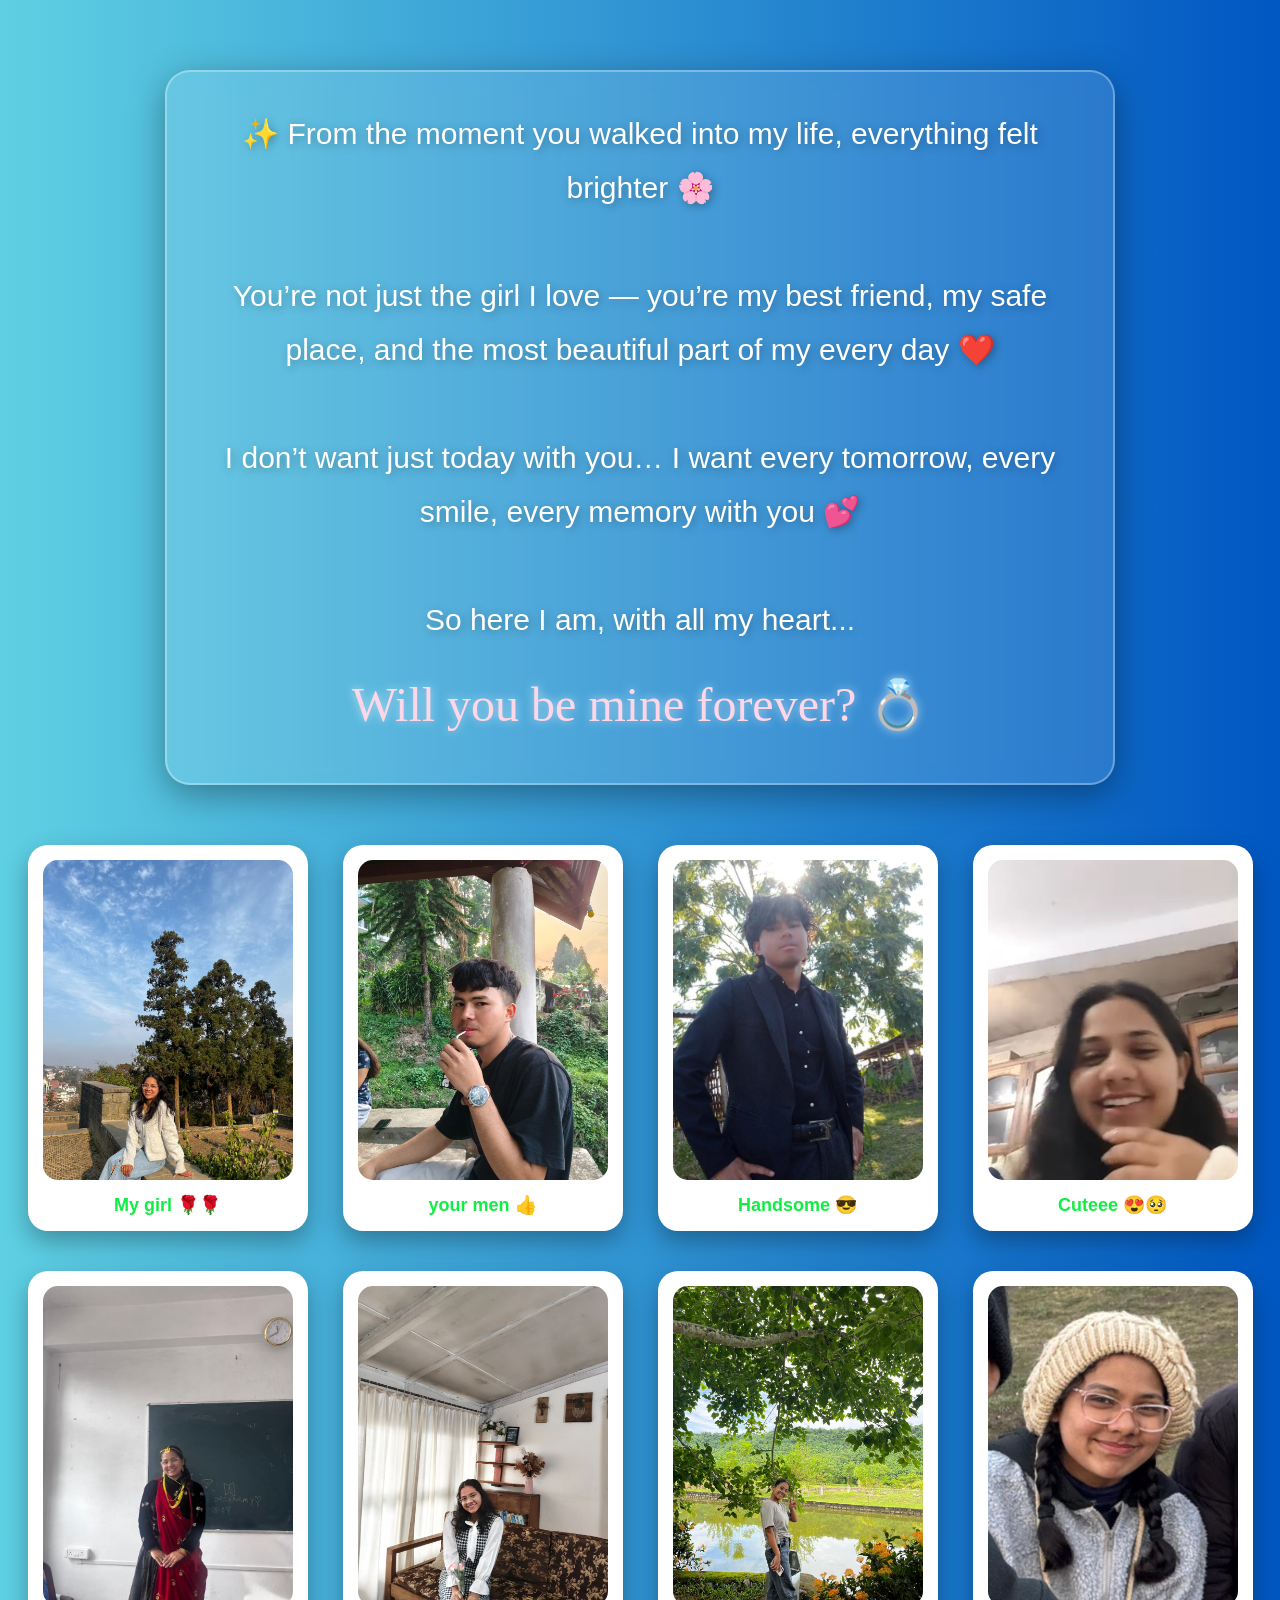
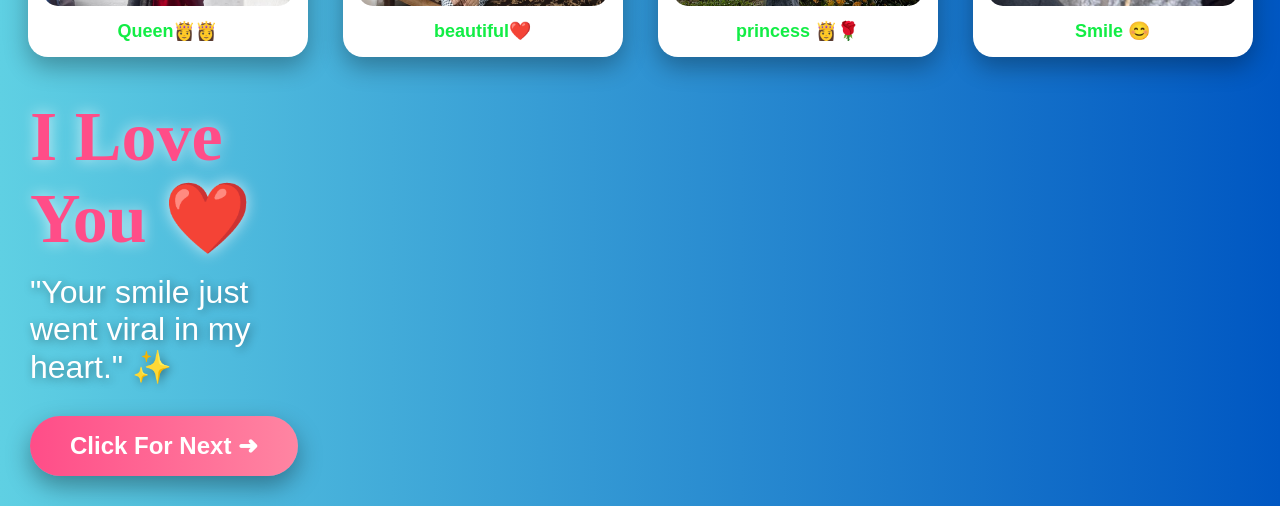
<file: index.html>
<!DOCTYPE html>
<html lang="en">
<head>
    <meta charset="UTF-8">
    <meta name="viewport" content="width=device-width, initial-scale=1.0">
    <title>Love Website ❤️</title>
    <link rel="stylesheet" href="style.css">
</head>
<body>

    <div class="container">

      <div class="love-text">
     <p>
        ✨ From the moment you walked into my life, everything felt brighter 🌸<br><br>

        You’re not just the girl I love — you’re my best friend, my safe place,
        and the most beautiful part of my every day ❤️<br><br>

        I don’t want just today with you…  
        I want every tomorrow, every smile, every memory with you 💕<br><br>

        So here I am, with all my heart...  
        <span>Will you be mine forever? 💍</span>
      </p>
    </div>

        <div class="gallery">

            <div class="card">
                <img src="love/love1.jpeg" alt="">
                <div class="caption">My girl 🌹🌹</div>
            </div>

            <div class="card">
                <img src="love/love2.jpeg" alt="">
                <div class="caption">your men 👍</div>
            </div>

            <div class="card">
                <img src="love/love3.jpeg" alt="">
                <div class="caption">Handsome 😎</div>
            </div>

            <div class="card">
                <img src="love/love8.jpeg" alt="handside">
                <div class="caption">Cuteee 😍🥺</div>
            </div>

            <div class="card">
                <img src="love/love5.jpeg" alt="">
                <div class="caption">Queen👸👸</div>
            </div>

            <div class="card">
                <img src="love/love6.jpeg" alt="">
                <div class="caption">beautiful❤️</div>
            </div>

            <div class="card">
                <img src="love/love7.jpeg" alt="">
                <div class="caption">princess 👸🌹</div>
            </div>

            <div class="card">
                <img src="love/love9.jpeg" alt="">
                <div class="caption">Smile 😊</div>
            </div>
            <div class="bottom-love">

           <div class="bottom-text">

             <h1>I Love You ❤️</h1>

              <p>
                "Your smile just went viral in my heart." ✨
              </p>

              <a href="propose.html">
                <button class="next-page-btn">
                  Click For Next ➜
                </button>
              </a>
            </div>

        </div>

</body>
</html>
</file>
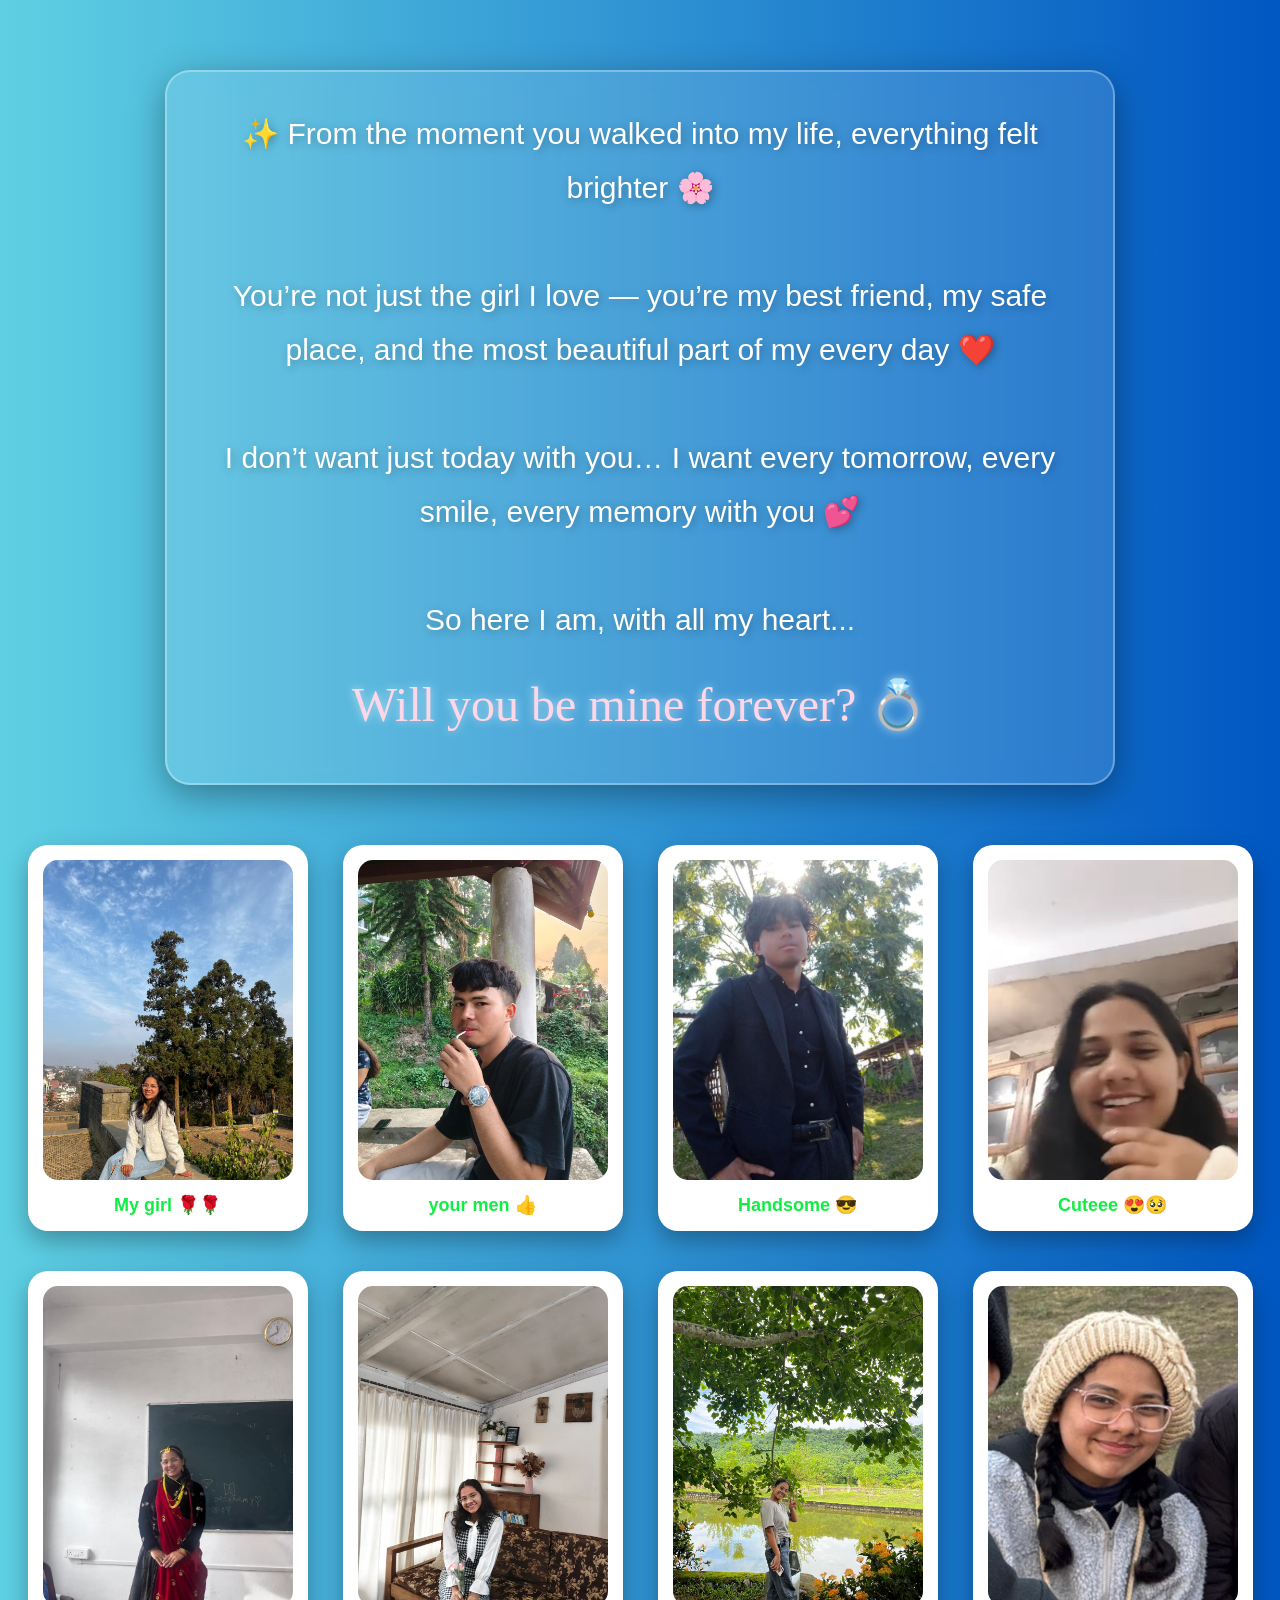
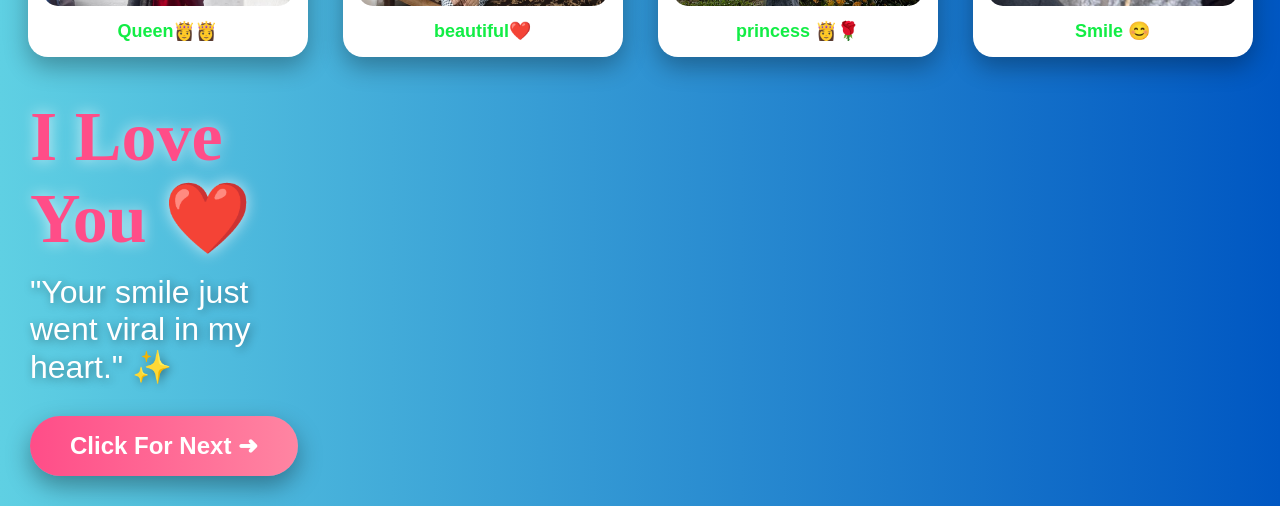
<file: indexl.html>
<!DOCTYPE html>
<html lang="en">
<head>
    <meta charset="UTF-8">
    <meta name="viewport" content="width=device-width, initial-scale=1.0">
    <title>Love Website ❤️</title>
    <link rel="stylesheet" href="style.css">
</head>
<body>

    <div class="container">

      <div class="love-text">
     <p>
        ✨ From the moment you walked into my life, everything felt brighter 🌸<br><br>

        You’re not just the girl I love — you’re my best friend, my safe place,
        and the most beautiful part of my every day ❤️<br><br>

        I don’t want just today with you…  
        I want every tomorrow, every smile, every memory with you 💕<br><br>

        So here I am, with all my heart...  
        <span>Will you be mine forever? 💍</span>
      </p>
    </div>

        <div class="gallery">

            <div class="card">
                <img src="love/love1.jpeg" alt="">
                <div class="caption">My girl 🌹🌹</div>
            </div>

            <div class="card">
                <img src="love/love2.jpeg" alt="">
                <div class="caption">your men 👍</div>
            </div>

            <div class="card">
                <img src="love/love3.jpeg" alt="">
                <div class="caption">Handsome 😎</div>
            </div>

            <div class="card">
                <img src="love/love8.jpeg" alt="handside">
                <div class="caption">Cuteee 😍🥺</div>
            </div>

            <div class="card">
                <img src="love/love5.jpeg" alt="">
                <div class="caption">Queen👸👸</div>
            </div>

            <div class="card">
                <img src="love/love6.jpeg" alt="">
                <div class="caption">beautiful❤️</div>
            </div>

            <div class="card">
                <img src="love/love7.jpeg" alt="">
                <div class="caption">princess 👸🌹</div>
            </div>

            <div class="card">
                <img src="love/love9.jpeg" alt="">
                <div class="caption">Smile 😊</div>
            </div>
            <div class="bottom-love">

           <div class="bottom-text">

             <h1>I Love You ❤️</h1>

              <p>
                "Your smile just went viral in my heart." ✨
              </p>

              <a href="propose.html">
                <button class="next-page-btn">
                  Click For Next ➜
                </button>
              </a>
            </div>

        </div>

</body>
</html>
</file>
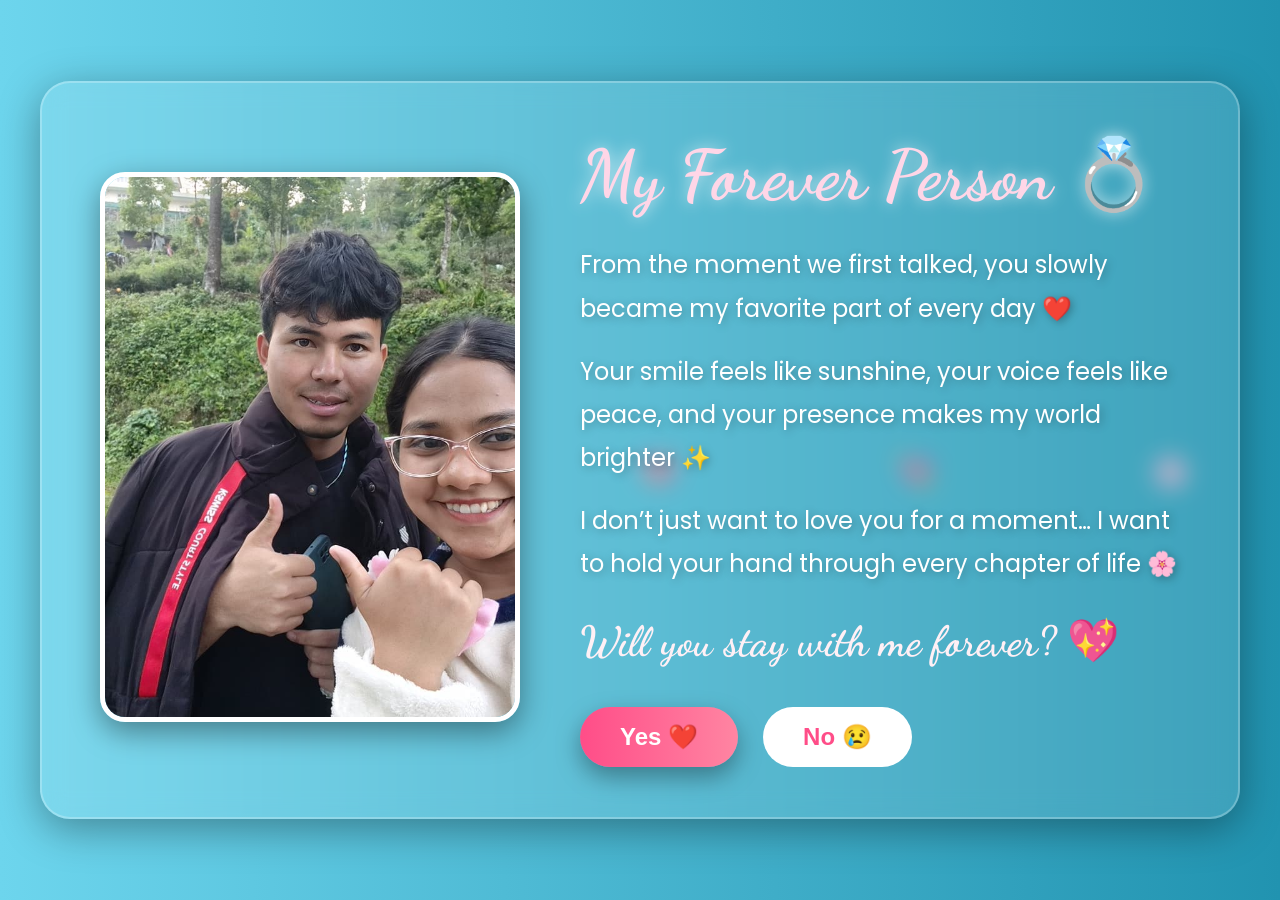
<file: propose.html>
<!DOCTYPE html>
<html lang="en">
<head>
    <meta charset="UTF-8">
    <meta name="viewport" content="width=device-width, initial-scale=1.0">
    <title>Forever With You ❤️</title>
    <script src="scriptbackend.js" defer></script>
    <link rel="stylesheet" href="nextstyle.css">
</head>
<body>

    <!-- FLOATING HEARTS -->
    <div class="hearts">
        <span>❤️</span>
        <span>💕</span>
        <span>💖</span>
        <span>💘</span>
        <span>🌸</span>
    </div>

    <!-- MAIN CONTAINER -->
    <div class="main-container">

        <!-- LEFT IMAGE -->
        <div class="image-section">
            <img src="love/love11.jpeg" alt="Couple Photo">
        </div>

        <!-- RIGHT TEXT -->
        <div class="text-section">

            <h1>My Forever Person 💍</h1>

            <p>
                From the moment we first talked,  
                you slowly became my favorite part of every day ❤️
            </p>

            <p>
                Your smile feels like sunshine,  
                your voice feels like peace,  
                and your presence makes my world brighter ✨
            </p>

            <p>
                I don’t just want to love you for a moment…  
                I want to hold your hand through every chapter of life 🌸
            </p>

            <h2>
                Will you stay with me forever? 💖
            </h2>

            <!-- BUTTONS -->
            <div class="buttons">

                <a href="willubmyg.html">
                    <button class="yes-btn">
                        Yes ❤️
                    </button>
                </a>

                <button class="nobtn" id="nobtn">
                    No 😢
                </button>

            </div>

        </div>

    </div>

</body>
</html>
</file>
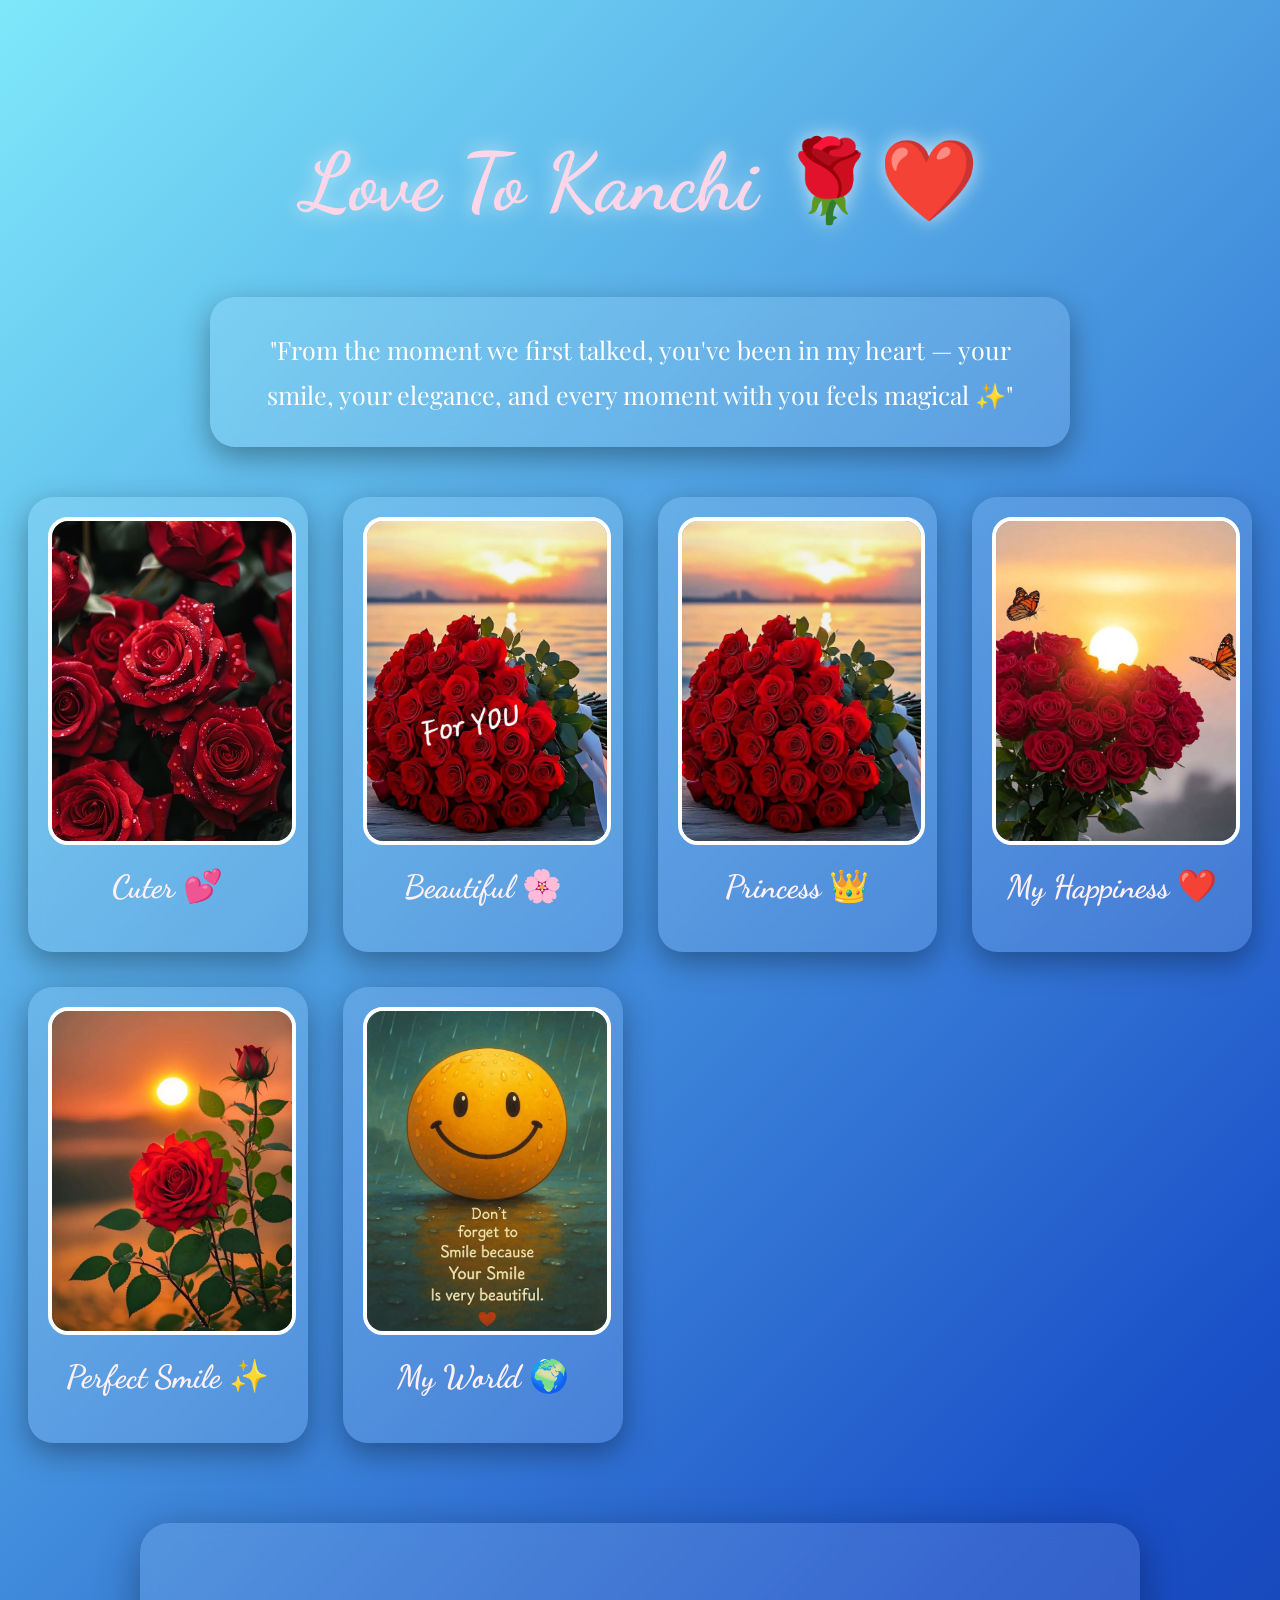
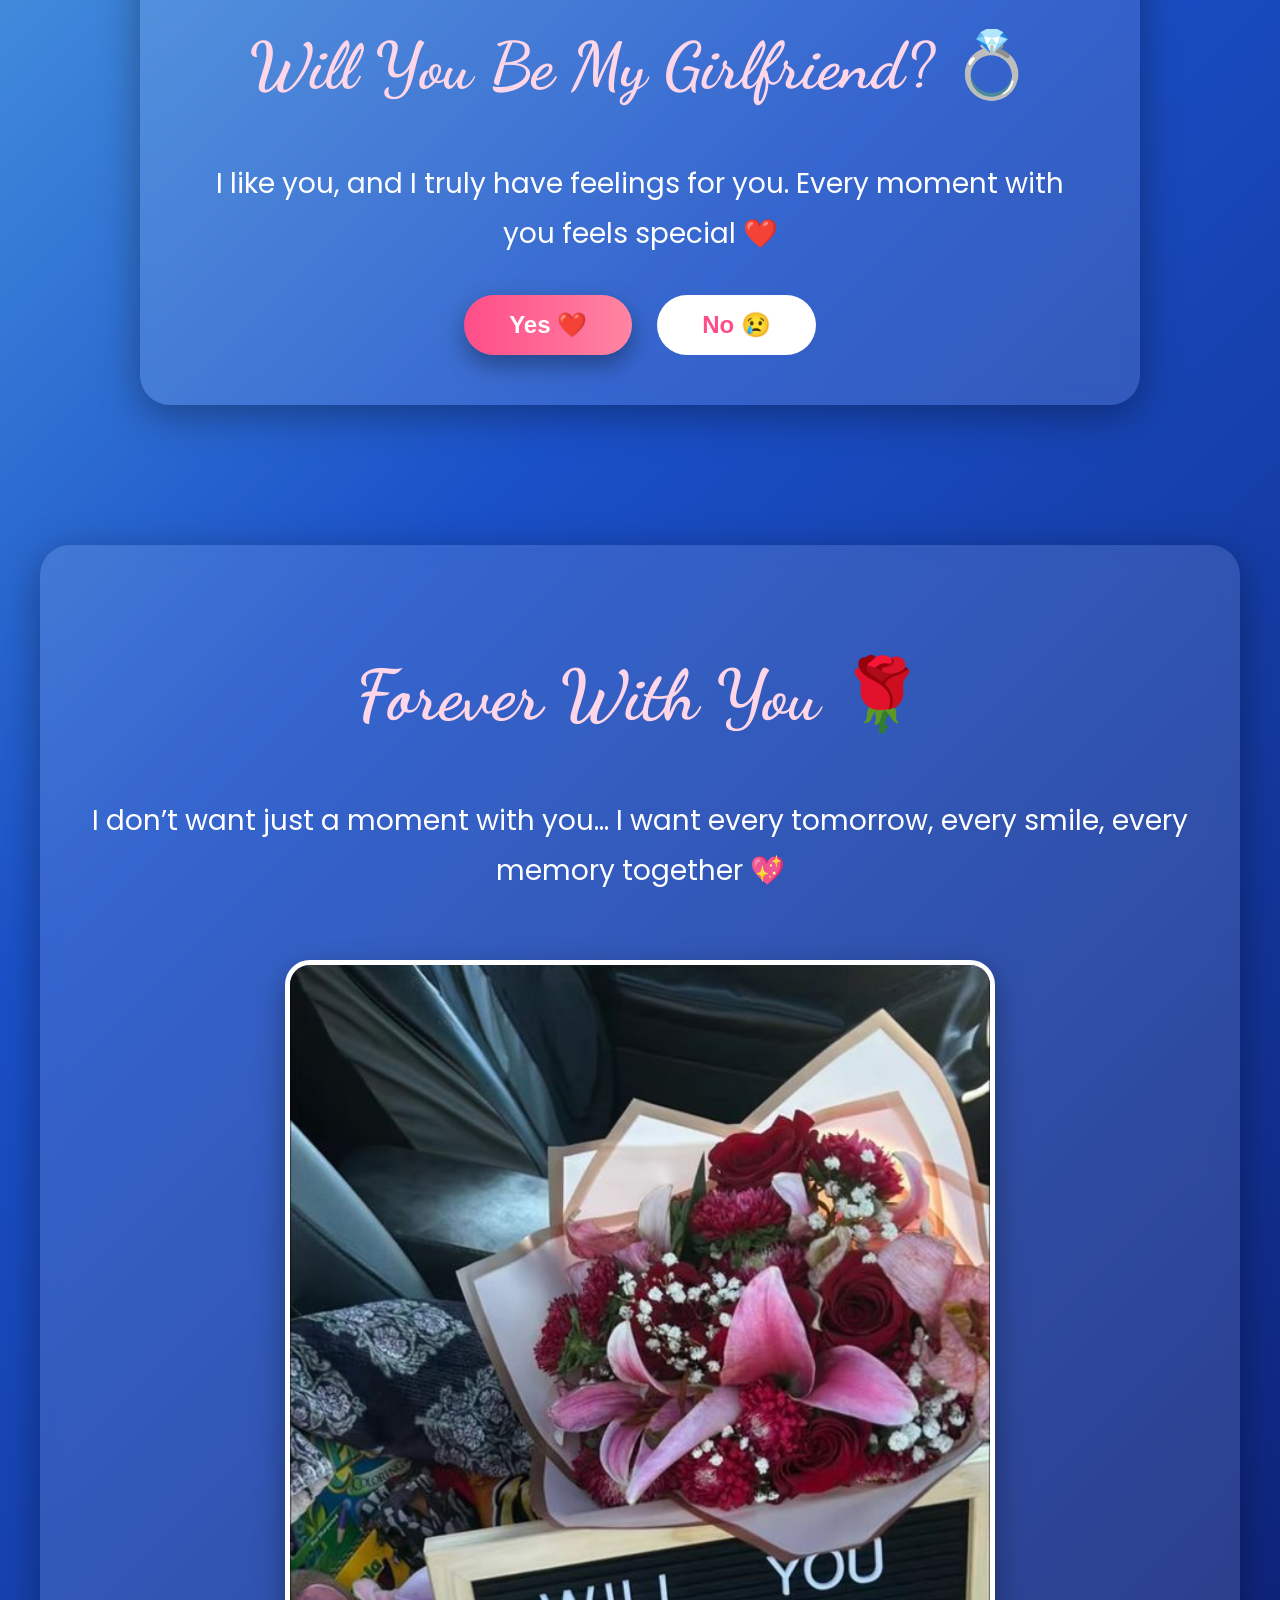
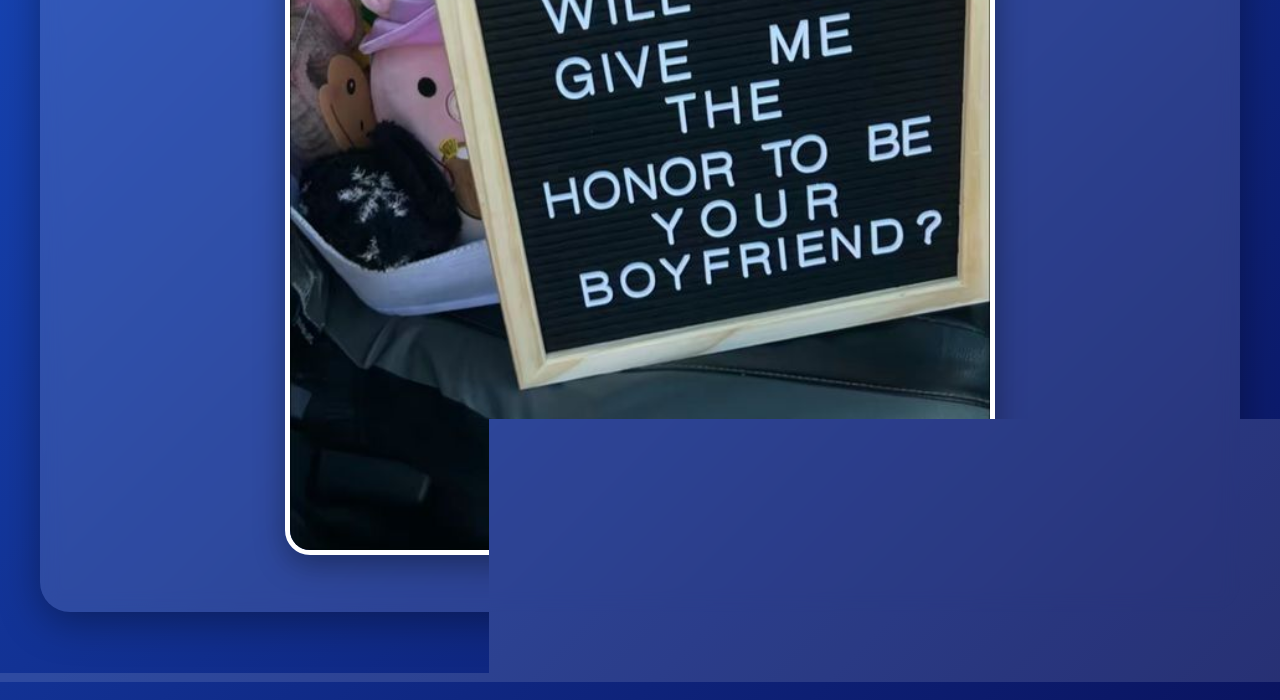
<file: willubmyg.html>
<!DOCTYPE html>
<html lang="en">
<head>
    <meta charset="UTF-8">
    <meta name="viewport" content="width=device-width, initial-scale=1.0">
    <title>Love To Kanchi ❤️</title>

    <!-- CSS FILE -->
    <link rel="stylesheet" href="gf.css">
    <script src="scriptbackend.js" defer></script>
    <!-- GOOGLE FONTS -->
    <link href="https://fonts.googleapis.com/css2?family=Playfair+Display:wght@400;700&family=Dancing+Script:wght@600;700&family=Poppins:wght@300;400;500;600&display=swap" rel="stylesheet">
</head>

<body>

    <!-- FLOATING HEARTS -->
    <div class="hearts-bg" id="heartsBg"></div>

    <!-- HERO SECTION -->
    <section class="hero">

        <h1 class="hero-title">
            Love To Kanchi 🌹❤️
        </h1>

        <p class="hero-quote">
            "From the moment we first talked, you've been in my heart —
            your smile, your elegance, and every moment with you feels magical ✨"
        </p>

        <!-- PHOTO GALLERY -->
        <div class="gallery">

            <div class="card">
                <img src="love/rose.jpg">
                <h2>Cuter 💕</h2>
            </div>

            <div class="card">
                <img src="love/rose1.jpg">
                <h2>Beautiful 🌸</h2>
            </div>

            <div class="card">
                <img src="love/rose2.jpg">
                <h2>Princess 👑</h2>
            </div>

            <div class="card">
                <img src="love/rose4.jpg">
                <h2>My Happiness ❤️</h2>
            </div>

            <div class="card">
                <img src="love/rose5.jpg">
                <h2>Perfect Smile ✨</h2>
            </div>

            <div class="card">
                <img src="love/smile.jpg">
                <h2>My World 🌍</h2>
            </div>

        </div>

        <!-- LOVE TEXT -->
        <div class="love-box">

            <h2>
                Will You Be My Girlfriend? 💍
            </h2>

            <p>
                I like you, and I truly have feelings for you.
                Every moment with you feels special ❤️
            </p>

            <div class="buttons">

                <button class="yes-btn" onclick="showModal()">
                    Yes ❤️
                </button>

                <button class="nobtn" id="nobtn">
                    No 😢
                </button>

            </div>

        </div>

    </section>

    <!-- SECOND SECTION -->
    <section class="second-section">

        <div class="second-box">

            <h1>Forever With You 🌹</h1>

            <p>
                I don’t want just a moment with you...
                I want every tomorrow, every smile,
                every memory together 💖
            </p>

            <img src="love/pintrelove.jpg">

        </div>

    </section>

    <!-- MODAL -->
    <div class="modal-overlay" id="modal">

        <div class="modal-box">

            <span class="emoji">💍❤️🎉</span>

            <h1>She Said YES ❤️</h1>

            <p>
                My heart is yours forever 🌹
            </p>

            <button onclick="closeModal()">
                Close ✨
            </button>

        </div>

    </div>

    <!-- JAVASCRIPT -->
    <script>

        // Floating Hearts
        const heartsBg = document.getElementById('heartsBg');

        const hearts = ['❤️','💖','💕','🌸','✨'];

        function createHeart(){

            const heart = document.createElement('div');

            heart.classList.add('heart');

            heart.innerHTML =
            hearts[Math.floor(Math.random() * hearts.length)];

            heart.style.left = Math.random() * 100 + 'vw';

            heart.style.animationDuration =
            5 + Math.random() * 5 + 's';

            heartsBg.appendChild(heart);

            setTimeout(() => {
                heart.remove();
            },10000);
        }

        setInterval(createHeart,500);

        // MODAL
        function showModal(){
            document.getElementById('modal')
            .classList.add('show');
        }

        function closeModal(){
            document.getElementById('modal')
            .classList.remove('show');
        }

    </script>

</body>
</html>
</file>
<file: style.css>
*{
    margin: 0;
    padding: 0;
    box-sizing: border-box;
    font-family: Arial, sans-serif;
}

body{
    
    background: linear-gradient(to right, #5fd0e3, #0057c2);
    display: flex;
    justify-content: center;
    align-items: center;
    padding: 30px;
}

.container{
    width: 100%;
    max-width: 1300px;
}

@import url('https://fonts.googleapis.com/css2?family=Poppins:wght@300;400;500;600&family=Dancing+Script:wght@700&display=swap');

.love-text{
    max-width: 950px;
    margin: 40px auto 60px;
    padding: 35px;

    background: rgba(255,255,255,0.12);
    backdrop-filter: blur(10px);

    border: 2px solid rgba(255,255,255,0.3);
    border-radius: 25px;

    text-align: center;

    /* SHADOW */
    box-shadow: 0 10px 35px rgba(0,0,0,0.35);

    transition: 0.4s ease;
}

/* HOVER EFFECT */
.love-text:hover{
    transform: scale(1.02);
    box-shadow: 0 15px 45px rgba(0,0,0,0.5);
}

.love-text p{
    color: white;
    font-size: 30px;
    line-height: 1.8;

    font-family: 'Poppins', sans-serif;
    font-weight: 400;

    text-shadow: 2px 2px 10px rgba(0,0,0,0.3);
}

/* SPECIAL LAST LINE */
.love-text span{
    font-family: 'Dancing Script', cursive;
    font-size: 48px;
    color: #ffd6e7;

    display: inline-block;
    margin-top: 15px;

    text-shadow: 0 0 10px rgba(255,255,255,0.6);
}

.gallery{
    display: grid;
    grid-template-columns: repeat(auto-fit, minmax(250px, 1fr));
    gap: 40px;
    justify-items: center;
}

.card{
    background: white;
    padding: 15px;
    border-radius: 20px;

    /* SHADOW EFFECT */
    box-shadow: 0 10px 25px rgba(0,0,0,0.3);

    transition: 0.4s ease;
}

/* HOVER EFFECT */
.card:hover{
    transform: translateY(-10px) scale(1.05);
    box-shadow: 0 15px 35px rgba(0,0,0,0.5);
}

.card img{
    width: 250px;
    height: 320px;
    object-fit: cover;
    border-radius: 15px;
}

.card h2{
    text-align: center;
    margin-top: 10px;
    font-size: 28px;
    color: #111;
}
.caption{
    text-align: center;
    margin-top: 10px;
    font-size: 18px;
    font-weight: bold;
    color: hsl(134, 86%, 50%);
}
.card:hover .caption{
    color: #c50d0d;
    font-weight: bold;
}

/* TEXT SECTION */
.bottom-text{
    max-width: 700px;
}

.bottom-text h1{
    font-size: 70px;
    color: #ff4d88;

    font-family: 'Dancing Script', cursive;

    text-shadow: 0 0 15px rgba(255,255,255,0.7);

    animation: glow 2s infinite alternate;
}

.bottom-text p{
    margin-top: 15px;

    font-size: 32px;
    color: white;

    font-family: 'Poppins', sans-serif;

    text-shadow: 2px 2px 10px rgba(0,0,0,0.4);
}

/* BUTTON */
.next-page-btn{
    margin-top: 30px;

    padding: 16px 40px;

    border: none;
    border-radius: 50px;

    font-size: 24px;
    font-weight: bold;

    cursor: pointer;

    color: white;

    background: linear-gradient(to right, #ff4d88, #ff85a2);

    box-shadow: 0 10px 25px rgba(0,0,0,0.35);

    transition: 0.3s ease;
}

.next-page-btn:hover{
    transform: scale(1.08) translateY(-5px);

    background: linear-gradient(to right, #ff2e74, #ff5f95);

    box-shadow: 0 15px 35px rgba(0,0,0,0.5);
}

/* GLOW EFFECT */
@keyframes glow{

    from{
        text-shadow:
        0 0 10px #ff4d88,
        0 0 20px #ff4d88;
    }

    to{
        text-shadow:
        0 0 20px #ff99bb,
        0 0 40px #ff99bb;
    }
}


/* MOBILE RESPONSIVE */
@media(max-width: 768px){

    .love-text{
        font-size: 22px;
    }

    .card img{
        width: 200px;
        height: 270px;
    }

    .card h2{
        font-size: 22px;
    }
}
</file>
<file: nextstyle.css>
@import url('https://fonts.googleapis.com/css2?family=Poppins:wght@300;400;500;600&family=Dancing+Script:wght@700&display=swap');

*{
    margin: 0;
    padding: 0;
    box-sizing: border-box;
}

body{
    min-height: 100vh;

    background: linear-gradient(to right, #6dd5ed, #2193b0);

    font-family: 'Poppins', sans-serif;

    overflow-x: hidden;

    display: flex;
    justify-content: center;
    align-items: center;

    padding: 40px;
}

/* MAIN BOX */
.main-container{
    width: 100%;
    max-width: 1300px;

    display: flex;
    justify-content: center;
    align-items: center;
    gap: 60px;

    padding: 50px;

    background: rgba(255,255,255,0.12);
    backdrop-filter: blur(12px);

    border-radius: 30px;

    border: 2px solid rgba(255,255,255,0.25);

    box-shadow: 0 10px 40px rgba(0,0,0,0.35);
}

/* IMAGE */
.image-section img{
    width: 420px;
    height: 550px;

    object-fit: cover;

    border-radius: 25px;

    border: 5px solid white;

    box-shadow: 0 10px 30px rgba(0,0,0,0.4);

    transition: 0.4s ease;
}

.image-section img:hover{
    transform: scale(1.04);
}

/* TEXT */
.text-section{
    max-width: 600px;
    color: white;
}

.text-section h1{
    font-size: 70px;

    font-family: 'Dancing Script', cursive;

    color: #ffd6e7;

    text-shadow: 0 0 15px rgba(255,255,255,0.7);

    margin-bottom: 25px;
}

.text-section p{
    font-size: 24px;
    line-height: 1.8;

    margin-bottom: 20px;

    text-shadow: 2px 2px 10px rgba(0,0,0,0.3);
}

.text-section h2{
    margin-top: 30px;

    font-size: 42px;

    color: #fff0f5;

    font-family: 'Dancing Script', cursive;
}

/* BUTTONS */
.buttons{
    margin-top: 40px;

    display: flex;
    gap: 25px;
}

/* YES BUTTON */
.yes-btn{
    padding: 16px 40px;

    border: none;
    border-radius: 50px;

    font-size: 24px;
    font-weight: bold;

    cursor: pointer;

    color: white;

    background: linear-gradient(to right, #ff4d88, #ff85a2);

    box-shadow: 0 10px 25px rgba(0,0,0,0.35);

    transition: 0.3s ease;
}

.yes-btn:hover{
    transform: scale(1.08);

    box-shadow: 0 15px 35px rgba(0,0,0,0.45);
}

/* NO BUTTON */
.nobtn{
    padding: 16px 40px;

    border: none;
    border-radius: 50px;

    font-size: 24px;
    font-weight: bold;

    cursor: pointer;

    background: white;
    color: #ff4d88;

    transition: 0.3s ease;
}

.nobtn:hover{
    transform: scale(1.08);

    background: #ffe5ee;
}

/* FLOATING HEARTS */
.hearts span{
    position: absolute;

    font-size: 30px;

    animation: float 6s linear infinite;

    opacity: 0.7;
}

.hearts span:nth-child(1){
    left: 10%;
    animation-delay: 0s;
}

.hearts span:nth-child(2){
    left: 30%;
    animation-delay: 2s;
}

.hearts span:nth-child(3){
    left: 50%;
    animation-delay: 4s;
}

.hearts span:nth-child(4){
    left: 70%;
    animation-delay: 1s;
}

.hearts span:nth-child(5){
    left: 90%;
    animation-delay: 3s;
}

@keyframes float{

    0%{
        transform: translateY(100vh);
    }

    100%{
        transform: translateY(-120vh);
    }
}

/* MOBILE */
@media(max-width: 900px){

    .main-container{
        flex-direction: column;
        text-align: center;
    }

    .image-section img{
        width: 100%;
        max-width: 350px;
        height: auto;
    }

    .text-section h1{
        font-size: 55px;
    }

    .text-section p{
        font-size: 20px;
    }

    .text-section h2{
        font-size: 36px;
    }

    .buttons{
        justify-content: center;
        flex-wrap: wrap;
    }
}
</file>
<file: gf.css>
//for willubmtgy
*{
    margin: 0;
    padding: 0;
    box-sizing: border-box;
}

body{
    min-height: 100vh;

    font-family: 'Poppins', sans-serif;

    background:
    linear-gradient(135deg,#7ee8fa,#1a50c8,#0a1460);

    overflow-x: hidden;

    color: white;
}

/* FLOATING HEARTS */
.hearts-bg{
    position: fixed;
    width: 100%;
    height: 100%;
    overflow: hidden;
    z-index: -1;
}

.heart{
    position: absolute;
    bottom: -50px;

    font-size: 30px;

    animation: float 8s linear infinite;
}

@keyframes float{

    0%{
        transform: translateY(0);
        opacity: 0;
    }

    20%{
        opacity: 1;
    }

    100%{
        transform: translateY(-120vh);
        opacity: 0;
    }
}

/* HERO */
.hero{
    padding: 60px 20px;
    text-align: center;
}

.hero-title{
    font-size: 80px;

    font-family: 'Dancing Script', cursive;

    color: #ffd6e7;

    text-shadow: 0 0 20px rgba(255,255,255,0.7);

    animation: glow 2s infinite alternate;
}

.hero-quote{
    max-width: 800px;

    margin: 25px auto;

    font-size: 25px;

    line-height: 1.8;

    font-family: 'Playfair Display', serif;

    background: rgba(255,255,255,0.12);

    padding: 30px;

    border-radius: 25px;

    backdrop-filter: blur(10px);

    box-shadow: 0 10px 30px rgba(0,0,0,0.35);
}

/* GALLERY */
.gallery{
    margin-top: 50px;

    display: grid;

    grid-template-columns:
    repeat(auto-fit,minmax(250px,1fr));

    gap: 35px;
}

.card{
    background: rgba(255,255,255,0.12);

    backdrop-filter: blur(10px);

    border-radius: 25px;

    padding: 20px;

    box-shadow: 0 10px 30px rgba(0,0,0,0.35);

    transition: 0.4s ease;
}

.card:hover{
    transform: translateY(-12px) scale(1.03);
}

.card img{
    width: 100%;
    height: 320px;

    object-fit: cover;

    border-radius: 20px;

    border: 4px solid white;

    transition: 0.4s ease;
}

.card:hover img{
    transform: scale(1.04);
}

.card h2{
    margin-top: 15px;

    font-size: 32px;

    font-family: 'Dancing Script', cursive;

    color: #fff0f5;
}

/* LOVE BOX */
.love-box{
    margin: 80px auto 0;

    max-width: 900px;

    padding: 50px;

    background: rgba(255,255,255,0.12);

    backdrop-filter: blur(10px);

    border-radius: 30px;

    box-shadow: 0 10px 40px rgba(0,0,0,0.35);
}

.love-box h2{
    font-size: 65px;

    font-family: 'Dancing Script', cursive;

    color: #ffd6e7;
}

.love-box p{
    margin-top: 20px;

    font-size: 28px;

    line-height: 1.8;
}

/* BUTTONS */
.buttons{
    margin-top: 35px;

    display: flex;
    justify-content: center;
    gap: 25px;

    flex-wrap: wrap;
}

.yes-btn,
.nobtn{
    padding: 16px 45px;

    border: none;
    border-radius: 50px;

    font-size: 24px;
    font-weight: bold;

    cursor: pointer;

    transition: 0.3s ease;
}

.yes-btn{
    background: linear-gradient(to right,#ff4d88,#ff85a2);
    color: white;

    box-shadow: 0 10px 25px rgba(0,0,0,0.35);
}

.nobtn{
    background: white;
    color: #ff4d88;
}

.yes-btn:hover,
.nobtn:hover{
    transform: scale(1.08);
}

/* SECOND SECTION */
.second-section{
    padding: 80px 20px;
}

.second-box{
    max-width: 1100px;

    margin: auto;

    text-align: center;

    background: rgba(255,255,255,0.12);

    padding: 50px;

    border-radius: 30px;

    backdrop-filter: blur(10px);

    box-shadow: 0 10px 40px rgba(0,0,0,0.35);
}

.second-box h1{
    font-size: 70px;

    font-family: 'Dancing Script', cursive;

    color: #ffd6e7;
}

.second-box p{
    margin-top: 20px;

    font-size: 28px;

    line-height: 1.8;
}

.second-box img{
    margin-top: 35px;

    width: 100%;
    max-width: 700px;

    border-radius: 25px;

    border: 5px solid white;

    box-shadow: 0 10px 30px rgba(0,0,0,0.35);

    transition: 0.4s ease;
}

.second-box img:hover{
    transform: scale(1.03);
}

/* MODAL */
.modal-overlay{
    position: fixed;
    inset: 0;

    background: rgba(0,0,0,0.6);

    display: none;

    justify-content: center;
    align-items: center;

    backdrop-filter: blur(5px);
}

.modal-overlay.show{
    display: flex;
}

.modal-box{
    width: 90%;
    max-width: 450px;

    background: white;

    color: black;

    padding: 50px;

    border-radius: 30px;

    text-align: center;

    animation: popup 0.4s ease;
}

@keyframes popup{

    from{
        transform: scale(0.5);
        opacity: 0;
    }

    to{
        transform: scale(1);
        opacity: 1;
    }
}

.emoji{
    font-size: 60px;
}

.modal-box h1{
    margin-top: 20px;

    font-size: 50px;

    color: #ff4d88;

    font-family: 'Dancing Script', cursive;
}

.modal-box p{
    margin-top: 15px;

    font-size: 22px;
}

.modal-box button{
    margin-top: 25px;

    padding: 14px 35px;

    border: none;
    border-radius: 40px;

    background: #ff4d88;

    color: white;

    font-size: 20px;

    cursor: pointer;
}

/* GLOW */
@keyframes glow{

    from{
        text-shadow:
        0 0 10px #ff4d88,
        0 0 20px #ff4d88;
    }

    to{
        text-shadow:
        0 0 20px #ff99bb,
        0 0 40px #ff99bb;
    }
}

/* MOBILE */
@media(max-width:768px){

    .hero-title{
        font-size: 55px;
    }

    .hero-quote{
        font-size: 20px;
    }

    .love-box h2{
        font-size: 45px;
    }

    .love-box p{
        font-size: 22px;
    }

    .second-box h1{
        font-size: 50px;
    }

    .second-box p{
        font-size: 22px;
    }
}
</file>
